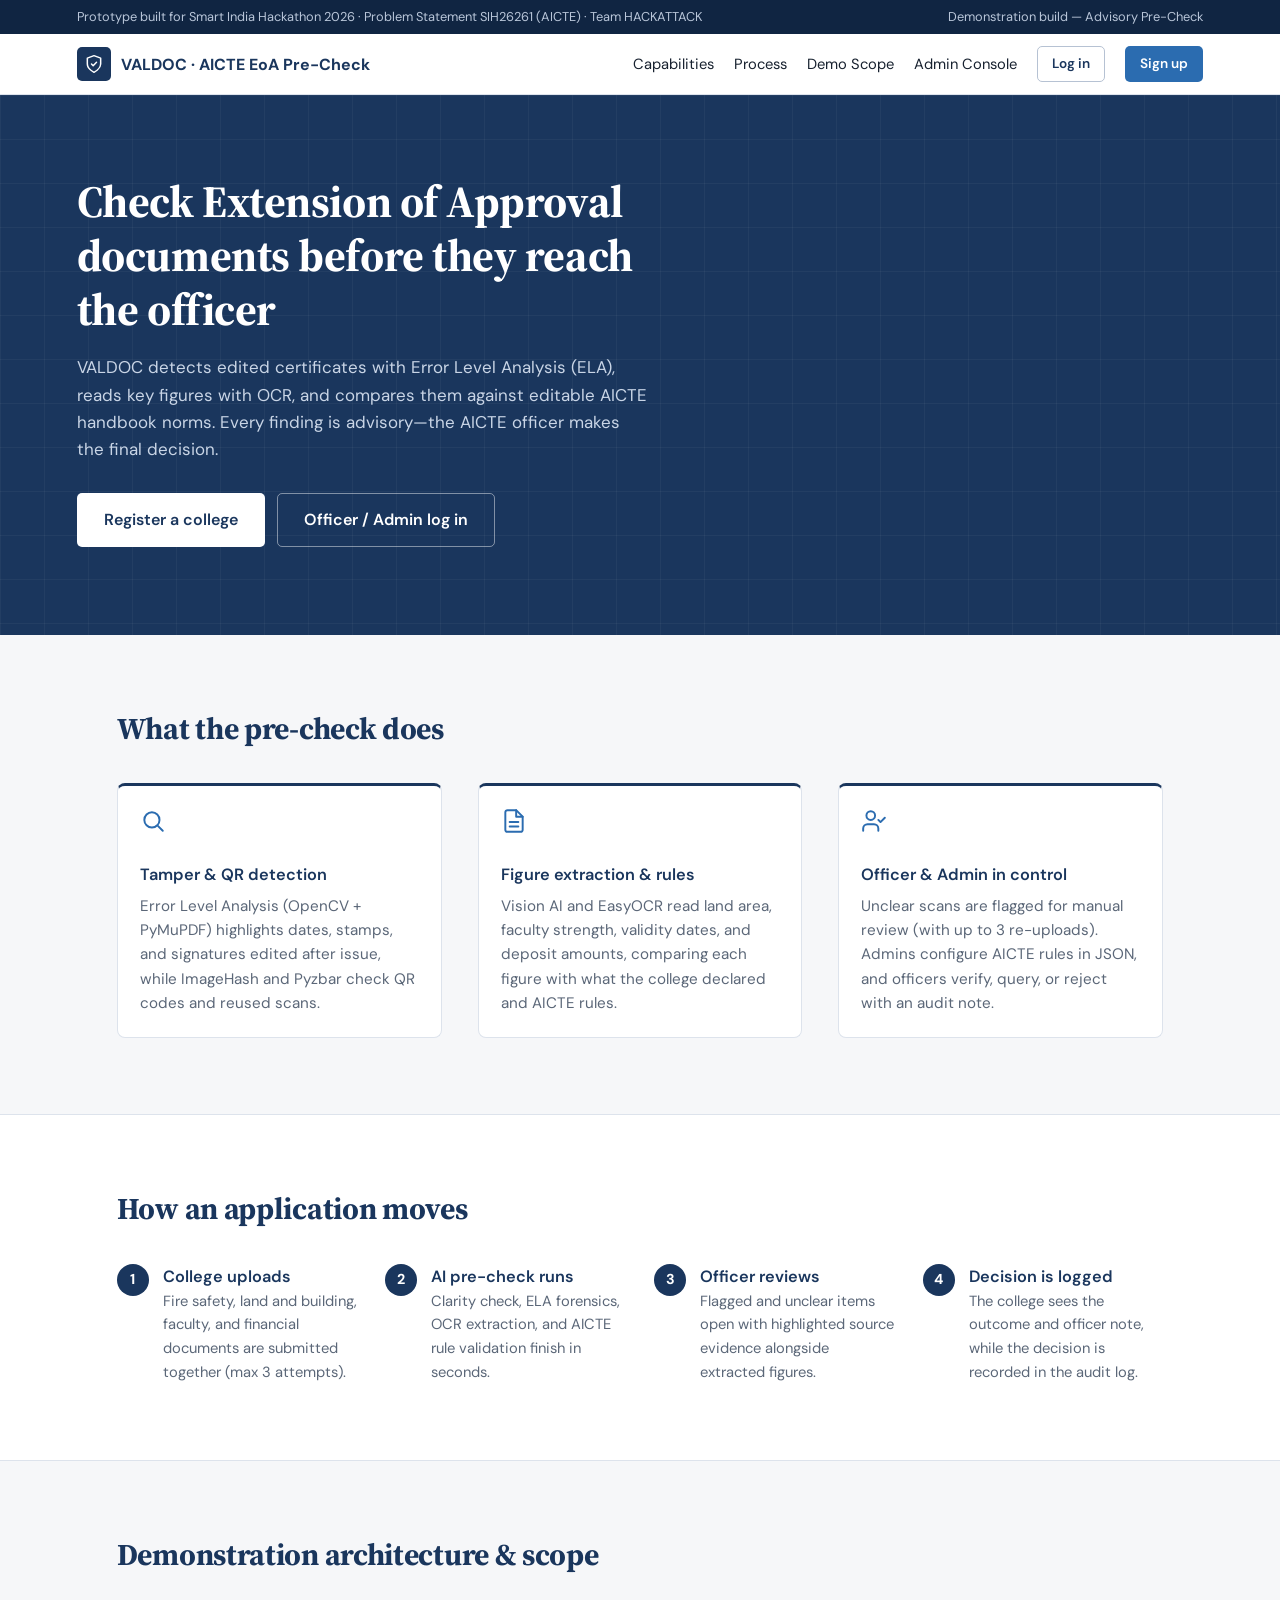
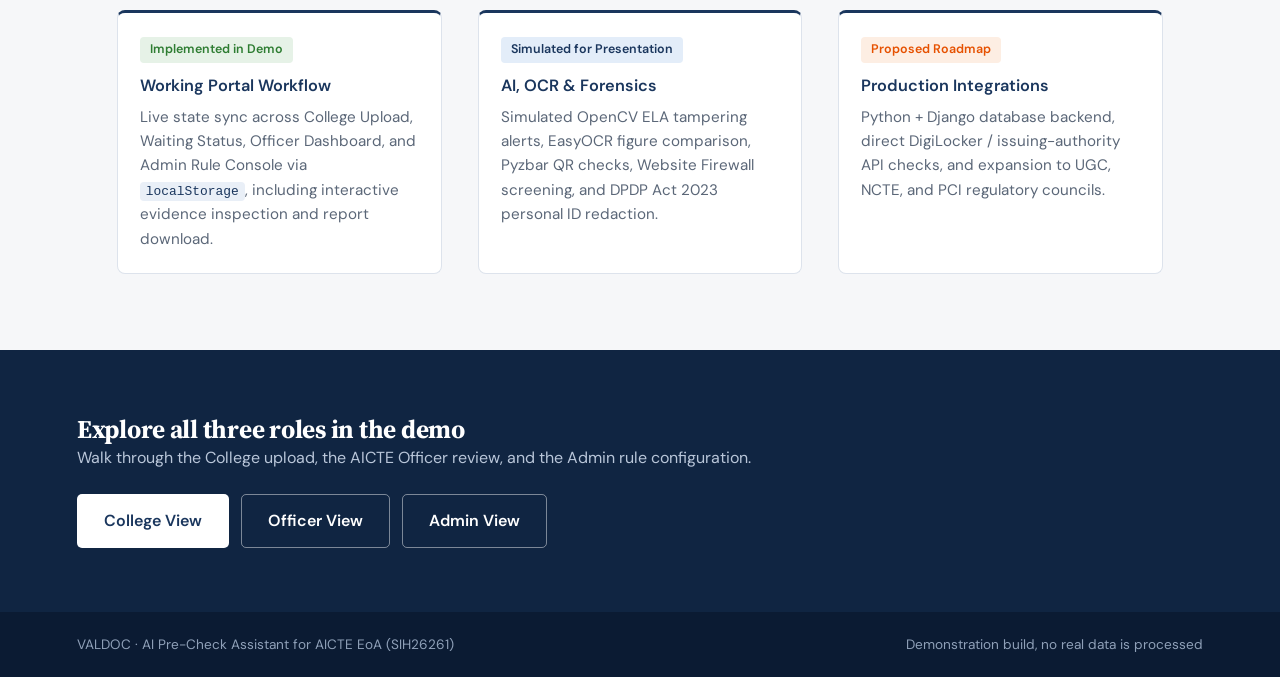
<file: index.html>
<!DOCTYPE html>
<html lang="en">
<head>
  <meta charset="UTF-8">
  <meta name="viewport" content="width=device-width, initial-scale=1">
  <title>VALDOC | AICTE EoA AI Pre-Check (SIH26261)</title>
  <link rel="stylesheet" href="https://fonts.googleapis.com/css2?family=DM+Sans:wght@400;500;600;700&family=Source+Serif+4:wght@600;700&display=swap">
  <link rel="stylesheet" href="style.css">
</head>
<body data-page="home">
  <div class="proto">
    <span>Prototype built for Smart India Hackathon 2026 · Problem Statement SIH26261 (AICTE) · Team HACKATTACK</span>
    <span>Demonstration build — Advisory Pre-Check</span>
  </div>

  <header class="nav">
    <a class="logo" href="index.html">
      <span class="mark">
        <svg class="ic" viewBox="0 0 24 24" fill="none" stroke="currentColor" stroke-width="1.8" stroke-linecap="round" stroke-linejoin="round" aria-hidden="true">
          <path d="M12 22s8-4 8-10V5l-8-3-8 3v7c0 6 8 10 8 10z"/>
          <path d="M9 12l2 2 4-4"/>
        </svg>
      </span>
      <span>VALDOC · AICTE EoA Pre-Check</span>
    </a>
    <nav>
      <a href="index.html#capabilities">Capabilities</a>
      <a href="index.html#process">Process</a>
      <a href="index.html#scope">Demo Scope</a>
      <a href="admin.html">Admin Console</a>
      <a class="btn btn-line btn-sm" href="login.html">Log in</a>
      <a class="btn btn-solid btn-sm" href="signup.html">Sign up</a>
    </nav>
  </header>

  <section class="hero">
    <div>
      <h1>Check Extension of Approval documents before they reach the officer</h1>
      <p>VALDOC detects edited certificates with Error Level Analysis (ELA), reads key figures with OCR, and compares them against editable AICTE handbook norms. Every finding is advisory—the AICTE officer makes the final decision.</p>
      <div class="hero-actions">
        <a class="btn btn-light btn-lg" href="signup.html">Register a college</a>
        <a class="btn btn-ghost btn-lg" href="login.html">Officer / Admin log in</a>
      </div>
    </div>

    
  </section>

  <section id="capabilities" class="band">
    <h2>What the pre-check does</h2>
    <div class="caps">
      <div class="scope-box"> 
        <svg class="ic" viewBox="0 0 24 24" fill="none" stroke="currentColor" stroke-width="1.8" stroke-linecap="round" stroke-linejoin="round" aria-hidden="true">
          <circle cx="11" cy="11" r="7"/>
          <path d="M21 21l-4.3-4.3"/>
        </svg>
        <h3>Tamper &amp; QR detection</h3>
        <p>Error Level Analysis (OpenCV + PyMuPDF) highlights dates, stamps, and signatures edited after issue, while ImageHash and Pyzbar check QR codes and reused scans.</p>
      </div>
      <div class="scope-box">
        <svg class="ic" viewBox="0 0 24 24" fill="none" stroke="currentColor" stroke-width="1.8" stroke-linecap="round" stroke-linejoin="round" aria-hidden="true">
          <path d="M14 2H6a2 2 0 0 0-2 2v16a2 2 0 0 0 2 2h12a2 2 0 0 0 2-2V8z"/>
          <path d="M14 2v6h6M8 13h8M8 17h8"/>
        </svg>
        <h3>Figure extraction &amp; rules</h3>
        <p>Vision AI and EasyOCR read land area, faculty strength, validity dates, and deposit amounts, comparing each figure with what the college declared and AICTE rules.</p>
      </div>
      <div class="scope-box">
        <svg class="ic" viewBox="0 0 24 24" fill="none" stroke="currentColor" stroke-width="1.8" stroke-linecap="round" stroke-linejoin="round" aria-hidden="true">
          <path d="M16 21v-2a4 4 0 0 0-4-4H6a4 4 0 0 0-4 4v2"/>
          <circle cx="9" cy="7" r="4"/>
          <path d="M16 11l2 2 4-4"/>
        </svg>
        <h3>Officer &amp; Admin in control</h3>
        <p>Unclear scans are flagged for manual review (with up to 3 re-uploads). Admins configure AICTE rules in JSON, and officers verify, query, or reject with an audit note.</p>
      </div>
    </div>
  </section>

  <div class="flow-wrap">
    <section id="process" class="band">
      <h2>How an application moves</h2>
      <ol class="flow">
        <li>
          <h3>College uploads</h3>
          <p>Fire safety, land and building, faculty, and financial documents are submitted together (max 3 attempts).</p>
        </li>
        <li>
          <h3>AI pre-check runs</h3>
          <p>Clarity check, ELA forensics, OCR extraction, and AICTE rule validation finish in seconds.</p>
        </li>
        <li>
          <h3>Officer reviews</h3>
          <p>Flagged and unclear items open with highlighted source evidence alongside extracted figures.</p>
        </li>
        <li>
          <h3>Decision is logged</h3>
          <p>The college sees the outcome and officer note, while the decision is recorded in the audit log.</p>
        </li>
      </ol>
    </section>
  </div>

  <section id="scope" class="band">
    <h2>Demonstration architecture &amp; scope</h2>
    <div class="caps">
      <div class="scope-box">
        <span class="badge b-ok">Implemented in Demo</span>
        <h3>Working Portal Workflow</h3>
        <p>Live state sync across College Upload, Waiting Status, Officer Dashboard, and Admin Rule Console via <code>localStorage</code>, including interactive evidence inspection and report download.</p>
      </div>
      <div class="scope-box">
        <span class="badge b-info">Simulated for Presentation</span>
        <h3>AI, OCR &amp; Forensics</h3>
        <p>Simulated OpenCV ELA tampering alerts, EasyOCR figure comparison, Pyzbar QR checks, Website Firewall screening, and DPDP Act 2023 personal ID redaction.</p>
      </div>
      <div class="scope-box">
        <span class="badge b-warn">Proposed Roadmap</span>
        <h3>Production Integrations</h3>
        <p>Python + Django database backend, direct DigiLocker / issuing-authority API checks, and expansion to UGC, NCTE, and PCI regulatory councils.</p>
      </div>
    </div>
  </section>

  <section class="closing">
    <div>
      <h2>Explore all three roles in the demo</h2>
      <p>Walk through the College upload, the AICTE Officer review, and the Admin rule configuration.</p>
    </div>
    <div class="hero-actions" style="margin-top:0">
      <a class="btn btn-light btn-lg" href="upload.html">College View</a>
      <a class="btn btn-ghost btn-lg" href="officer_dashboard.html">Officer View</a>
      <a class="btn btn-ghost btn-lg" href="admin.html">Admin View</a>
    </div>
  </section>

  <footer class="footer">
    <span>VALDOC · AI Pre-Check Assistant for AICTE EoA (SIH26261)</span>
    <span>Demonstration build, no real data is processed</span>
  </footer>

  <div id="toast" class="toast"></div>
  <script src="script.js"></script>
</body>
</html>
</file>
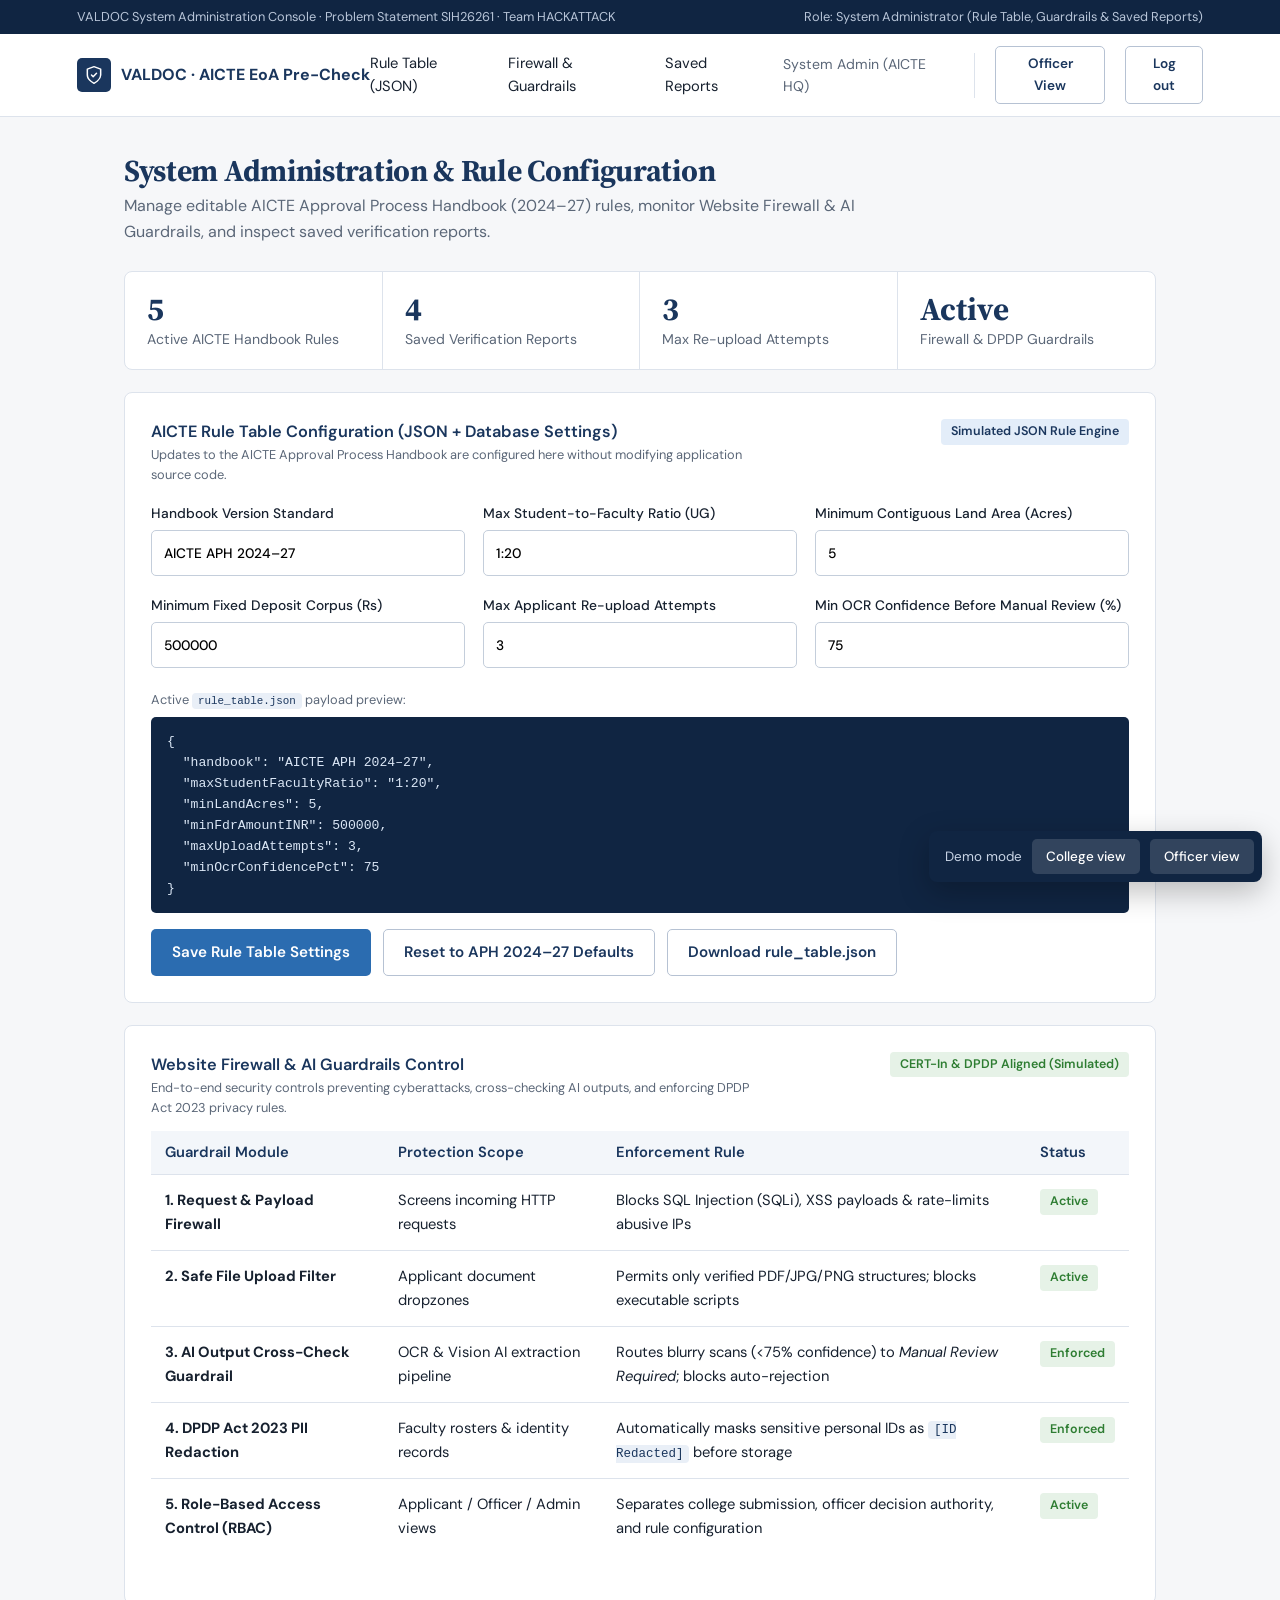
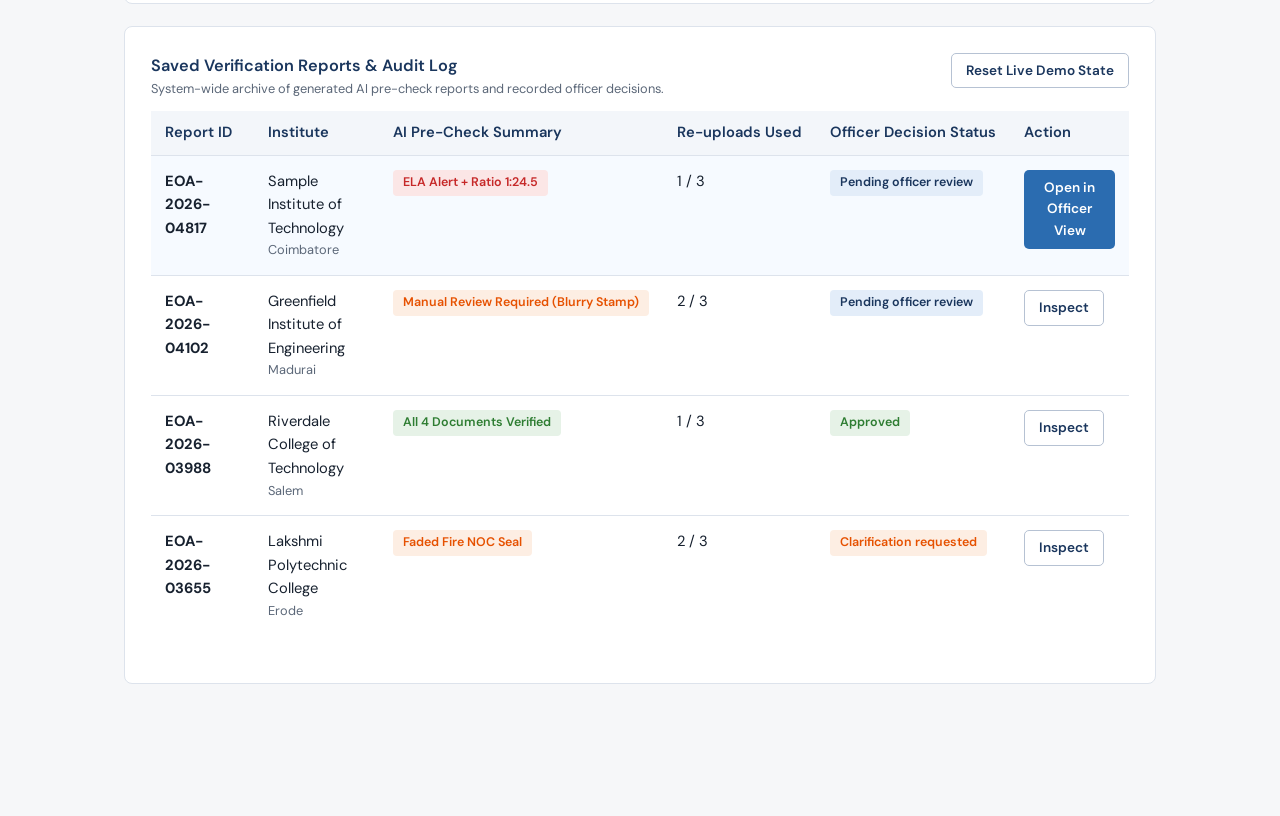
<file: admin.html>
<!DOCTYPE html>
<html lang="en">
<head>
  <meta charset="UTF-8">
  <meta name="viewport" content="width=device-width, initial-scale=1">
  <title>Admin Console | VALDOC AICTE EoA Pre-Check</title>
  <link rel="stylesheet" href="https://fonts.googleapis.com/css2?family=DM+Sans:wght@400;500;600;700&family=Source+Serif+4:wght@600;700&display=swap">
  <link rel="stylesheet" href="style.css">
</head>
<body data-page="admin">
  <div class="proto">
    <span>VALDOC System Administration Console · Problem Statement SIH26261 · Team HACKATTACK</span>
    <span>Role: System Administrator (Rule Table, Guardrails &amp; Saved Reports)</span>
  </div>

  <header class="nav">
    <a class="logo" href="index.html">
      <span class="mark">
        <svg class="ic" viewBox="0 0 24 24" fill="none" stroke="currentColor" stroke-width="1.8" stroke-linecap="round" stroke-linejoin="round" aria-hidden="true">
          <path d="M12 22s8-4 8-10V5l-8-3-8 3v7c0 6 8 10 8 10z"/>
          <path d="M9 12l2 2 4-4"/>
        </svg>
      </span>
      <span>VALDOC · AICTE EoA Pre-Check</span>
    </a>
    <nav>
      <a href="#ruleSection">Rule Table (JSON)</a>
      <a href="#firewallSection">Firewall &amp; Guardrails</a>
      <a href="#reportsSection">Saved Reports</a>
      <span class="who">System Admin (AICTE HQ)</span>
      <a class="btn btn-line btn-sm" href="officer_dashboard.html">Officer View</a>
      <a class="btn btn-line btn-sm" href="index.html">Log out</a>
    </nav>
  </header>

  <main class="page">
    <div class="head">
      <h1>System Administration &amp; Rule Configuration</h1>
      <p>Manage editable AICTE Approval Process Handbook (2024–27) rules, monitor Website Firewall &amp; AI Guardrails, and inspect saved verification reports.</p>
    </div>

    <div class="figures">
      <div><b id="admRuleCount">5</b>Active AICTE Handbook Rules</div>
      <div><b>4</b>Saved Verification Reports</div>
      <div><b id="admMaxAttempts">3</b>Max Re-upload Attempts</div>
      <div><b>Active</b>Firewall &amp; DPDP Guardrails</div>
    </div>

    <section id="ruleSection" class="panel">
      <div class="panel-head">
        <div>
          <h3>AICTE Rule Table Configuration (JSON + Database Settings)</h3>
          <p class="sub">Updates to the AICTE Approval Process Handbook are configured here without modifying application source code.</p>
        </div>
        <span class="badge b-info">Simulated JSON Rule Engine</span>
      </div>

      <form id="adminRuleForm">
        <div class="fields">
          <label>
            Handbook Version Standard
            <input id="cfgHandbook" type="text" value="AICTE APH 2024–27">
          </label>
          <label>
            Max Student-to-Faculty Ratio (UG)
            <input id="cfgRatio" type="text" value="1:20">
          </label>
          <label>
            Minimum Contiguous Land Area (Acres)
            <input id="cfgLand" type="number" step="0.1" value="5.0">
          </label>
          <label>
            Minimum Fixed Deposit Corpus (Rs)
            <input id="cfgFdr" type="number" step="50000" value="500000">
          </label>
          <label>
            Max Applicant Re-upload Attempts
            <input id="cfgAttempts" type="number" min="1" max="5" value="3">
          </label>
          <label>
            Min OCR Confidence Before Manual Review (%)
            <input id="cfgOcrConf" type="number" min="50" max="95" value="75">
          </label>
        </div>

        <div class="json-preview-wrap">
          <span class="sub">Active <code>rule_table.json</code> payload preview:</span>
          <pre id="jsonPreview" class="json-preview"></pre>
        </div>

        <div class="actions" style="margin-top:16px">
          <button type="submit" class="btn btn-solid">Save Rule Table Settings</button>
          <button type="button" id="resetRulesBtn" class="btn btn-line">Reset to APH 2024–27 Defaults</button>
          <button type="button" id="exportJsonBtn" class="btn btn-line">Download rule_table.json</button>
        </div>
      </form>
    </section>

    <section id="firewallSection" class="panel">
      <div class="panel-head">
        <div>
          <h3>Website Firewall &amp; AI Guardrails Control</h3>
          <p class="sub">End-to-end security controls preventing cyberattacks, cross-checking AI outputs, and enforcing DPDP Act 2023 privacy rules.</p>
        </div>
        <span class="badge b-ok">CERT-In &amp; DPDP Aligned (Simulated)</span>
      </div>

      <div class="table-wrap">
        <table>
          <thead>
            <tr>
              <th>Guardrail Module</th>
              <th>Protection Scope</th>
              <th>Enforcement Rule</th>
              <th>Status</th>
            </tr>
          </thead>
          <tbody>
            <tr>
              <td><strong>1. Request &amp; Payload Firewall</strong></td>
              <td>Screens incoming HTTP requests</td>
              <td>Blocks SQL Injection (SQLi), XSS payloads &amp; rate-limits abusive IPs</td>
              <td><span class="badge b-ok">Active</span></td>
            </tr>
            <tr>
              <td><strong>2. Safe File Upload Filter</strong></td>
              <td>Applicant document dropzones</td>
              <td>Permits only verified PDF/JPG/PNG structures; blocks executable scripts</td>
              <td><span class="badge b-ok">Active</span></td>
            </tr>
            <tr>
              <td><strong>3. AI Output Cross-Check Guardrail</strong></td>
              <td>OCR &amp; Vision AI extraction pipeline</td>
              <td>Routes blurry scans (&lt;75% confidence) to <em>Manual Review Required</em>; blocks auto-rejection</td>
              <td><span class="badge b-ok">Enforced</span></td>
            </tr>
            <tr>
              <td><strong>4. DPDP Act 2023 PII Redaction</strong></td>
              <td>Faculty rosters &amp; identity records</td>
              <td>Automatically masks sensitive personal IDs as <code>[ID Redacted]</code> before storage</td>
              <td><span class="badge b-ok">Enforced</span></td>
            </tr>
            <tr>
              <td><strong>5. Role-Based Access Control (RBAC)</strong></td>
              <td>Applicant / Officer / Admin views</td>
              <td>Separates college submission, officer decision authority, and rule configuration</td>
              <td><span class="badge b-ok">Active</span></td>
            </tr>
          </tbody>
        </table>
      </div>
    </section>

    <section id="reportsSection" class="panel">
      <div class="panel-head">
        <div>
          <h3>Saved Verification Reports &amp; Audit Log</h3>
          <p class="sub">System-wide archive of generated AI pre-check reports and recorded officer decisions.</p>
        </div>
        <button type="button" id="clearDemoStateBtn" class="btn btn-line btn-sm">Reset Live Demo State</button>
      </div>

      <div class="table-wrap">
        <table>
          <thead>
            <tr>
              <th>Report ID</th>
              <th>Institute</th>
              <th>AI Pre-Check Summary</th>
              <th>Re-uploads Used</th>
              <th>Officer Decision Status</th>
              <th>Action</th>
            </tr>
          </thead>
          <tbody>
            <tr class="hl">
              <td><strong>EOA-2026-04817</strong></td>
              <td>Sample Institute of Technology<div class="sub">Coimbatore</div></td>
              <td><span class="badge b-bad">ELA Alert + Ratio 1:24.5</span></td>
              <td id="admLiveAttempts">1 / 3</td>
              <td><span id="admLiveStatus" class="badge b-info">Pending officer review</span></td>
              <td><a class="btn btn-solid btn-sm" href="officer_dashboard.html#review">Open in Officer View</a></td>
            </tr>
            <tr>
              <td><strong>EOA-2026-04102</strong></td>
              <td>Greenfield Institute of Engineering<div class="sub">Madurai</div></td>
              <td><span class="badge b-warn">Manual Review Required (Blurry Stamp)</span></td>
              <td>2 / 3</td>
              <td><span class="badge b-info">Pending officer review</span></td>
              <td><a class="btn btn-line btn-sm" href="officer_dashboard.html#review">Inspect</a></td>
            </tr>
            <tr>
              <td><strong>EOA-2026-03988</strong></td>
              <td>Riverdale College of Technology<div class="sub">Salem</div></td>
              <td><span class="badge b-ok">All 4 Documents Verified</span></td>
              <td>1 / 3</td>
              <td><span class="badge b-ok">Approved</span></td>
              <td><a class="btn btn-line btn-sm" href="officer_dashboard.html#review">Inspect</a></td>
            </tr>
            <tr>
              <td><strong>EOA-2026-03655</strong></td>
              <td>Lakshmi Polytechnic College<div class="sub">Erode</div></td>
              <td><span class="badge b-warn">Faded Fire NOC Seal</span></td>
              <td>2 / 3</td>
              <td><span class="badge b-warn">Clarification requested</span></td>
              <td><a class="btn btn-line btn-sm" href="officer_dashboard.html#review">Inspect</a></td>
            </tr>
          </tbody>
        </table>
      </div>
    </section>
  </main>

  <div class="demo">
    <span>Demo mode</span>
    <a href="upload.html">College view</a>
    <a href="officer_dashboard.html">Officer view</a>
  </div>

  <div id="toast" class="toast"></div>
  <script src="script.js"></script>
</body>
</html>
</file>
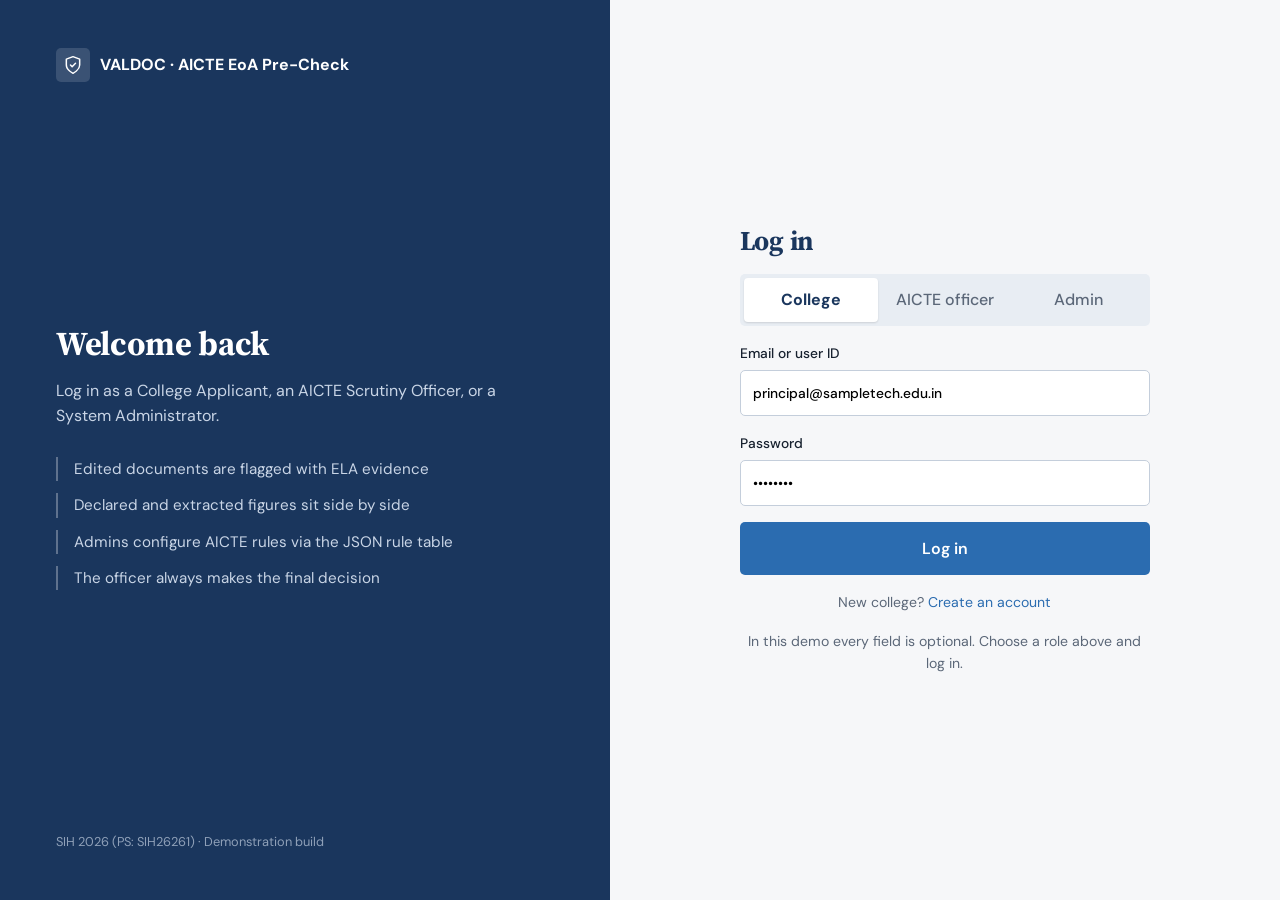
<file: login.html>
<!DOCTYPE html>
<html lang="en">
<head>
  <meta charset="UTF-8">
  <meta name="viewport" content="width=device-width, initial-scale=1">
  <title>Log in | VALDOC AICTE EoA Pre-Check</title>
  <link rel="stylesheet" href="https://fonts.googleapis.com/css2?family=DM+Sans:wght@400;500;600;700&family=Source+Serif+4:wght@600;700&display=swap">
  <link rel="stylesheet" href="style.css">
</head>
<body data-page="login">
  <div class="auth">
    <aside class="auth-side">
      <a class="logo light" href="index.html">
        <span class="mark">
          <svg class="ic" viewBox="0 0 24 24" fill="none" stroke="currentColor" stroke-width="1.8" stroke-linecap="round" stroke-linejoin="round" aria-hidden="true">
            <path d="M12 22s8-4 8-10V5l-8-3-8 3v7c0 6 8 10 8 10z"/>
            <path d="M9 12l2 2 4-4"/>
          </svg>
        </span>
        <span>VALDOC · AICTE EoA Pre-Check</span>
      </a>
      <div>
        <h2>Welcome back</h2>
        <p>Log in as a College Applicant, an AICTE Scrutiny Officer, or a System Administrator.</p>
        <ul>
          <li>Edited documents are flagged with ELA evidence</li>
          <li>Declared and extracted figures sit side by side</li>
          <li>Admins configure AICTE rules via the JSON rule table</li>
          <li>The officer always makes the final decision</li>
        </ul>
      </div>
      <span class="sub" style="color:#8fa0b8">SIH 2026 (PS: SIH26261) · Demonstration build</span>
    </aside>

    <main class="auth-box">
      <form id="loginForm" class="form">
        <h2>Log in</h2>
        <div class="seg">
          <button type="button" class="active" data-role="college">College</button>
          <button type="button" data-role="officer">AICTE officer</button>
          <button type="button" data-role="admin">Admin</button>
        </div>
        <label>
          Email or user ID
          <input id="loginEmail" type="text" placeholder="admin@college.edu" value="principal@sampletech.edu.in">
        </label>
        <label>
          Password
          <input type="password" placeholder="Enter your password" value="demo2026">
        </label>
        <button class="btn btn-solid btn-lg btn-block" type="submit">Log in</button>
        <p class="small">New college? <a href="signup.html">Create an account</a></p>
        <p class="small">In this demo every field is optional. Choose a role above and log in.</p>
      </form>
    </main>
  </div>

  <div id="toast" class="toast"></div>
  <script src="script.js"></script>
</body>
</html>
</file>
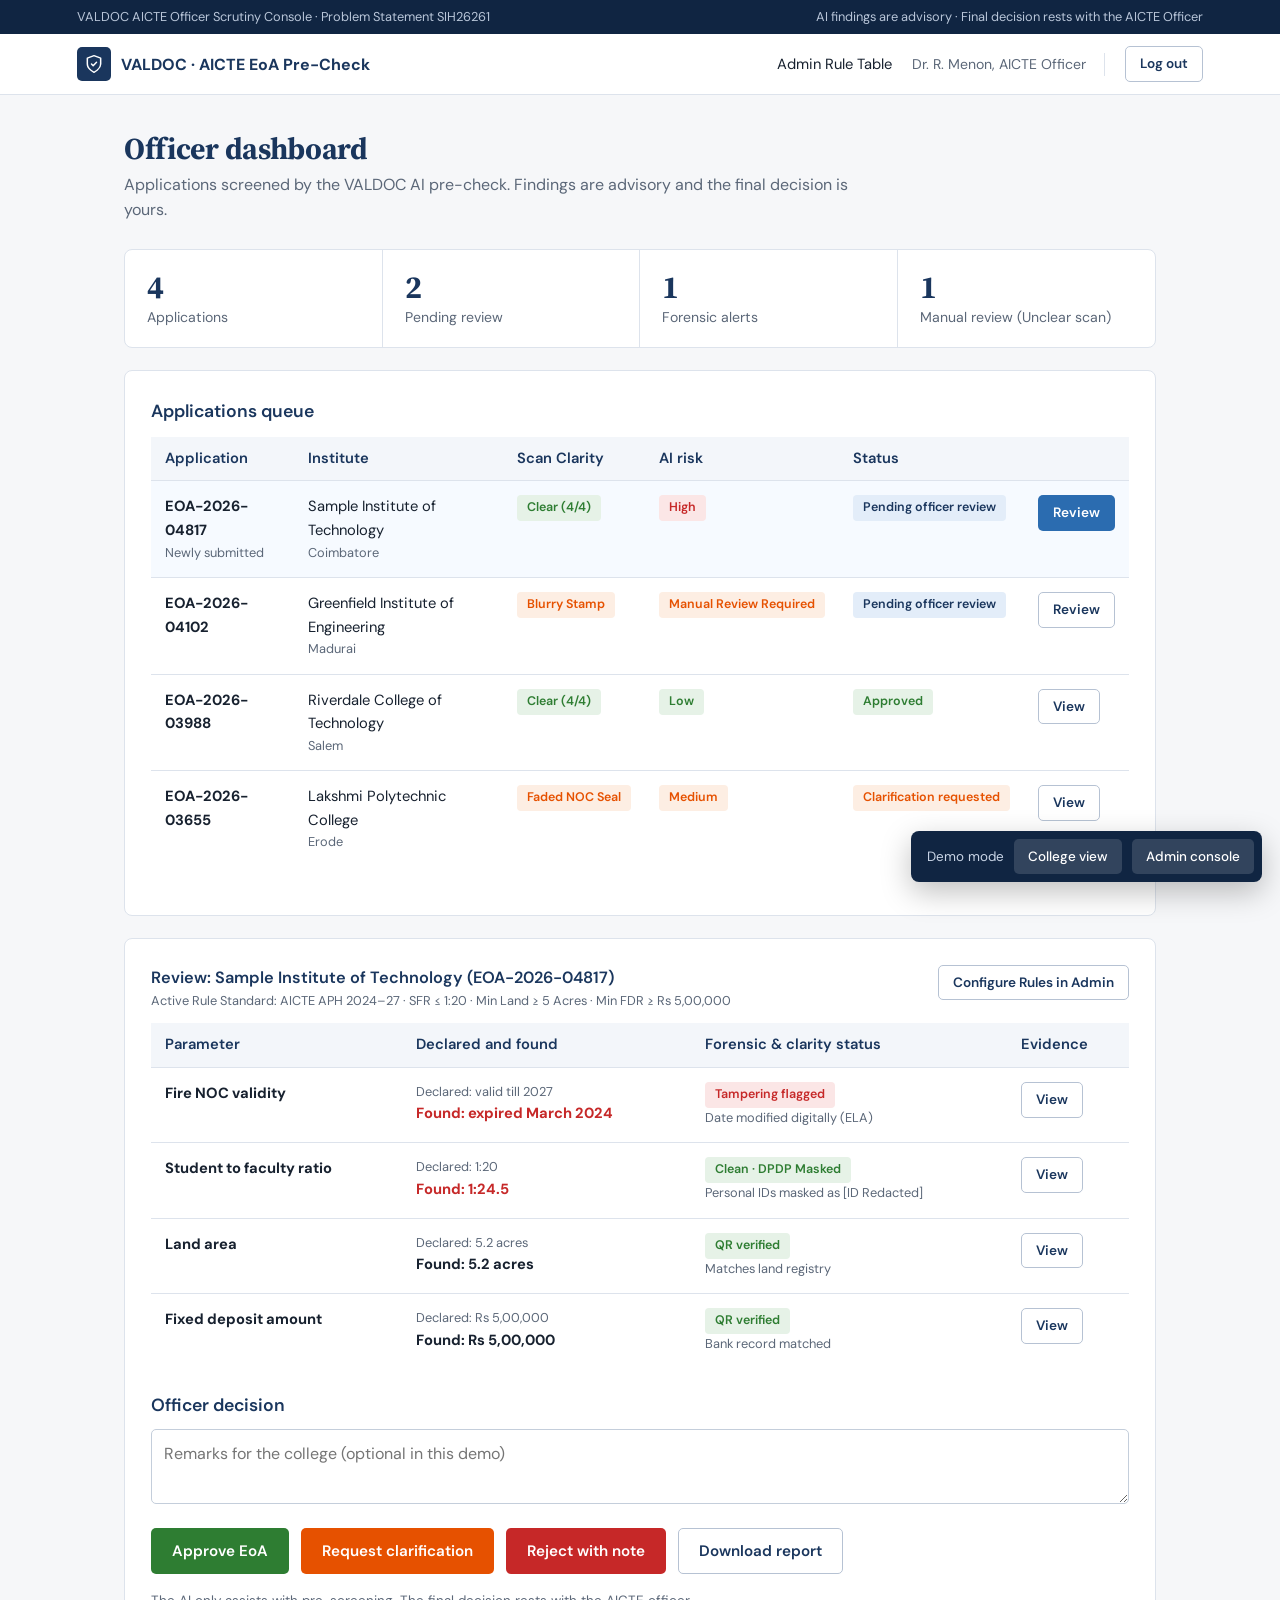
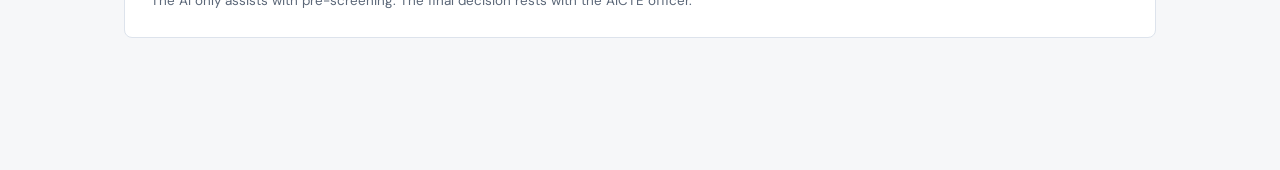
<file: officer_dashboard.html>
<!DOCTYPE html>
<html lang="en">
<head>
  <meta charset="UTF-8">
  <meta name="viewport" content="width=device-width, initial-scale=1">
  <title>Officer dashboard | VALDOC AICTE EoA Pre-Check</title>
  <link rel="stylesheet" href="https://fonts.googleapis.com/css2?family=DM+Sans:wght@400;500;600;700&family=Source+Serif+4:wght@600;700&display=swap">
  <link rel="stylesheet" href="style.css">
</head>
<body data-page="officer">
  <div class="proto">
    <span>VALDOC AICTE Officer Scrutiny Console · Problem Statement SIH26261</span>
    <span>AI findings are advisory · Final decision rests with the AICTE Officer</span>
  </div>

  <header class="nav">
    <a class="logo" href="index.html">
      <span class="mark">
        <svg class="ic" viewBox="0 0 24 24" fill="none" stroke="currentColor" stroke-width="1.8" stroke-linecap="round" stroke-linejoin="round" aria-hidden="true">
          <path d="M12 22s8-4 8-10V5l-8-3-8 3v7c0 6 8 10 8 10z"/>
          <path d="M9 12l2 2 4-4"/>
        </svg>
      </span>
      <span>VALDOC · AICTE EoA Pre-Check</span>
    </a>
    <nav>
      <a href="admin.html">Admin Rule Table</a>
      <span class="who">Dr. R. Menon, AICTE Officer</span>
      <a class="btn btn-line btn-sm" href="index.html">Log out</a>
    </nav>
  </header>

  <main class="page">
    <div class="head">
      <h1>Officer dashboard</h1>
      <p>Applications screened by the VALDOC AI pre-check. Findings are advisory and the final decision is yours.</p>
    </div>

    <div class="figures">
      <div><b>4</b>Applications</div>
      <div><b>2</b>Pending review</div>
      <div><b>1</b>Forensic alerts</div>
      <div><b>1</b>Manual review (Unclear scan)</div>
    </div>

    <section class="panel">
      <h3>Applications queue</h3>
      <div class="table-wrap">
        <table>
          <thead>
            <tr>
              <th>Application</th>
              <th>Institute</th>
              <th>Scan Clarity</th>
              <th>AI risk</th>
              <th>Status</th>
              <th></th>
            </tr>
          </thead>
          <tbody>
            <tr class="hl" data-row="04817">
              <td><strong>EOA-2026-04817</strong><div class="sub">Newly submitted</div></td>
              <td>Sample Institute of Technology<div class="sub">Coimbatore</div></td>
              <td><span class="badge b-ok">Clear (4/4)</span></td>
              <td><span class="badge b-bad">High</span></td>
              <td><span id="myStatus" class="badge b-info">Pending officer review</span></td>
              <td><a class="btn btn-solid btn-sm" href="#review" data-select-app="04817">Review</a></td>
            </tr>
            <tr data-row="04102">
              <td><strong>EOA-2026-04102</strong></td>
              <td>Greenfield Institute of Engineering<div class="sub">Madurai</div></td>
              <td><span class="badge b-warn">Blurry Stamp</span></td>
              <td><span class="badge b-warn">Manual Review Required</span></td>
              <td><span class="badge b-info">Pending officer review</span></td>
              <td><a class="btn btn-line btn-sm" href="#review" data-select-app="04102">Review</a></td>
            </tr>
            <tr data-row="03988">
              <td><strong>EOA-2026-03988</strong></td>
              <td>Riverdale College of Technology<div class="sub">Salem</div></td>
              <td><span class="badge b-ok">Clear (4/4)</span></td>
              <td><span class="badge b-ok">Low</span></td>
              <td><span class="badge b-ok">Approved</span></td>
              <td><a class="btn btn-line btn-sm" href="#review" data-select-app="03988">View</a></td>
            </tr>
            <tr data-row="03655">
              <td><strong>EOA-2026-03655</strong></td>
              <td>Lakshmi Polytechnic College<div class="sub">Erode</div></td>
              <td><span class="badge b-warn">Faded NOC Seal</span></td>
              <td><span class="badge b-warn">Medium</span></td>
              <td><span class="badge b-warn">Clarification requested</span></td>
              <td><a class="btn btn-line btn-sm" href="#review" data-select-app="03655">View</a></td>
            </tr>
          </tbody>
        </table>
      </div>
    </section>

    <section id="review" class="panel">
      <div class="panel-head">
        <div>
          <h3 id="reviewTitle">Review: Sample Institute of Technology (EOA-2026-04817)</h3>
          <p id="reviewSub" class="sub">Active Rule Standard: <span id="activeRuleText">SFR ≤ 1:20 · Min Land ≥ 5.0 Acres · Min FDR ≥ Rs 5,00,000</span></p>
        </div>
        <a class="btn btn-line btn-sm" href="admin.html">Configure Rules in Admin</a>
      </div>

      <div class="table-wrap">
        <table>
          <thead>
            <tr>
              <th>Parameter</th>
              <th>Declared and found</th>
              <th>Forensic &amp; clarity status</th>
              <th>Evidence</th>
            </tr>
          </thead>
          <tbody>
            <tr>
              <td><strong>Fire NOC validity</strong></td>
              <td>
                <div class="sub">Declared: valid till 2027</div>
                <strong class="bad">Found: expired March 2024</strong>
              </td>
              <td>
                <span class="badge b-bad">Tampering flagged</span>
                <div class="sub">Date modified digitally (ELA)</div>
              </td>
              <td>
                <button class="btn btn-line btn-sm"
                  data-doc-title="Fire Safety Certificate — Error Level Analysis"
                  data-doc-declared="Valid till 31-12-2027"
                  data-doc-extracted="Expired 31-03-2024 (ELA compression alert)"
                  data-doc-excerpt="...This Fire Safety NOC is valid from 01-04-2023 up to [31-03-2024 -> edited to 31-12-2027 (ELA Variance: 38.4%)]..."
                  data-ev="Error Level Analysis shows inconsistent compression around the expiry date digits, suggesting the year was edited after issue.">
                  View
                </button>
              </td>
            </tr>
            <tr>
              <td><strong>Student to faculty ratio</strong></td>
              <td>
                <div class="sub">Declared: 1:20</div>
                <strong class="bad">Found: 1:24.5</strong>
              </td>
              <td>
                <span class="badge b-ok">Clean · DPDP Masked</span>
                <div class="sub">Personal IDs masked as [ID Redacted]</div>
              </td>
              <td>
                <button class="btn btn-line btn-sm"
                  data-doc-title="Faculty List — EasyOCR Extraction &amp; DPDP Redaction"
                  data-doc-declared="1:20 (120 Regular Faculty)"
                  data-doc-extracted="1:24.5 (98 Faculty / 2,401 Students)"
                  data-doc-excerpt="...Row 98: Prof. M. Selvam [Personal ID: [ID Redacted per DPDP Act 2023]] — Regular Faculty count verified: 98..."
                  data-ev="EasyOCR extracted 98 regular faculty names against 2,401 enrolled students (1:24.5). This exceeds the AICTE norm of 1:20.">
                  View
                </button>
              </td>
            </tr>
            <tr>
              <td><strong>Land area</strong></td>
              <td>
                <div class="sub">Declared: 5.2 acres</div>
                <strong>Found: 5.2 acres</strong>
              </td>
              <td>
                <span class="badge b-ok">QR verified</span>
                <div class="sub">Matches land registry</div>
              </td>
              <td>
                <button class="btn btn-line btn-sm"
                  data-doc-title="Building &amp; Land Document — OCR &amp; QR Check"
                  data-doc-declared="5.2 Acres"
                  data-doc-extracted="5.20 Acres (Survey No. 48/2B)"
                  data-doc-excerpt="...Schedule A: Contiguous institutional land measuring 5.20 Acres [QR Verified: TN-REG-CBE-482B]..."
                  data-ev="OCR value matches the survey number resolved from the registry QR code.">
                  View
                </button>
              </td>
            </tr>
            <tr>
              <td><strong>Fixed deposit amount</strong></td>
              <td>
                <div class="sub">Declared: Rs 5,00,000</div>
                <strong>Found: Rs 5,00,000</strong>
              </td>
              <td>
                <span class="badge b-ok">QR verified</span>
                <div class="sub">Bank record matched</div>
              </td>
              <td>
                <button class="btn btn-line btn-sm"
                  data-doc-title="Fixed Deposit Receipt — Mandate Check"
                  data-doc-declared="Rs 5,00,000"
                  data-doc-extracted="Rs 5,00,000 (Joint AICTE Lien Active)"
                  data-doc-excerpt="...FDR No. CB-2026-88412 for Rs 5,00,000/- maturing 14-08-2031 verified via Pyzbar QR..."
                  data-ev="FDR number and maturity date match the issuing bank record (simulated).">
                  View
                </button>
              </td>
            </tr>
          </tbody>
        </table>
      </div>

      <h3 class="sec">Officer decision</h3>
      <textarea id="noteBox" rows="2" placeholder="Remarks for the college (optional in this demo)"></textarea>
      <div class="actions">
        <button class="btn btn-ok" data-decision="approved">Approve EoA</button>
        <button class="btn btn-warn" data-decision="clarify">Request clarification</button>
        <button class="btn btn-bad" data-decision="rejected">Reject with note</button>
        <button id="dlBtn" class="btn btn-line">Download report</button>
      </div>
      <p class="disclaimer">The AI only assists with pre-screening. The final decision rests with the AICTE officer.</p>
    </section>
  </main>

  <div class="demo">
    <span>Demo mode</span>
    <a href="waiting.html">College view</a>
    <a href="admin.html">Admin console</a>
  </div>

  <div id="modal" class="modal" hidden>
    <div class="modal-box">
      <button id="modalClose" class="modal-close" aria-label="Close">&times;</button>
      <h3 id="modalTitle">Evidence</h3>
      <div class="evidence-compare">
        <div class="ev-card"><span>Declared in Form</span><strong id="modalDeclared">—</strong></div>
        <div class="ev-card ev-flagged"><span>Extracted / Found</span><strong id="modalExtracted">—</strong></div>
      </div>
      <div class="doc"><i></i><i class="w80"></i><i class="mark"></i><i class="w50"></i></div>
      <blockquote id="modalExcerpt" class="source-quote"></blockquote>
      <p id="modalText" class="muted" style="margin-bottom:0"></p>
    </div>
  </div>

  <div id="toast" class="toast"></div>
  <script src="script.js"></script>
</body>
</html>
</file>
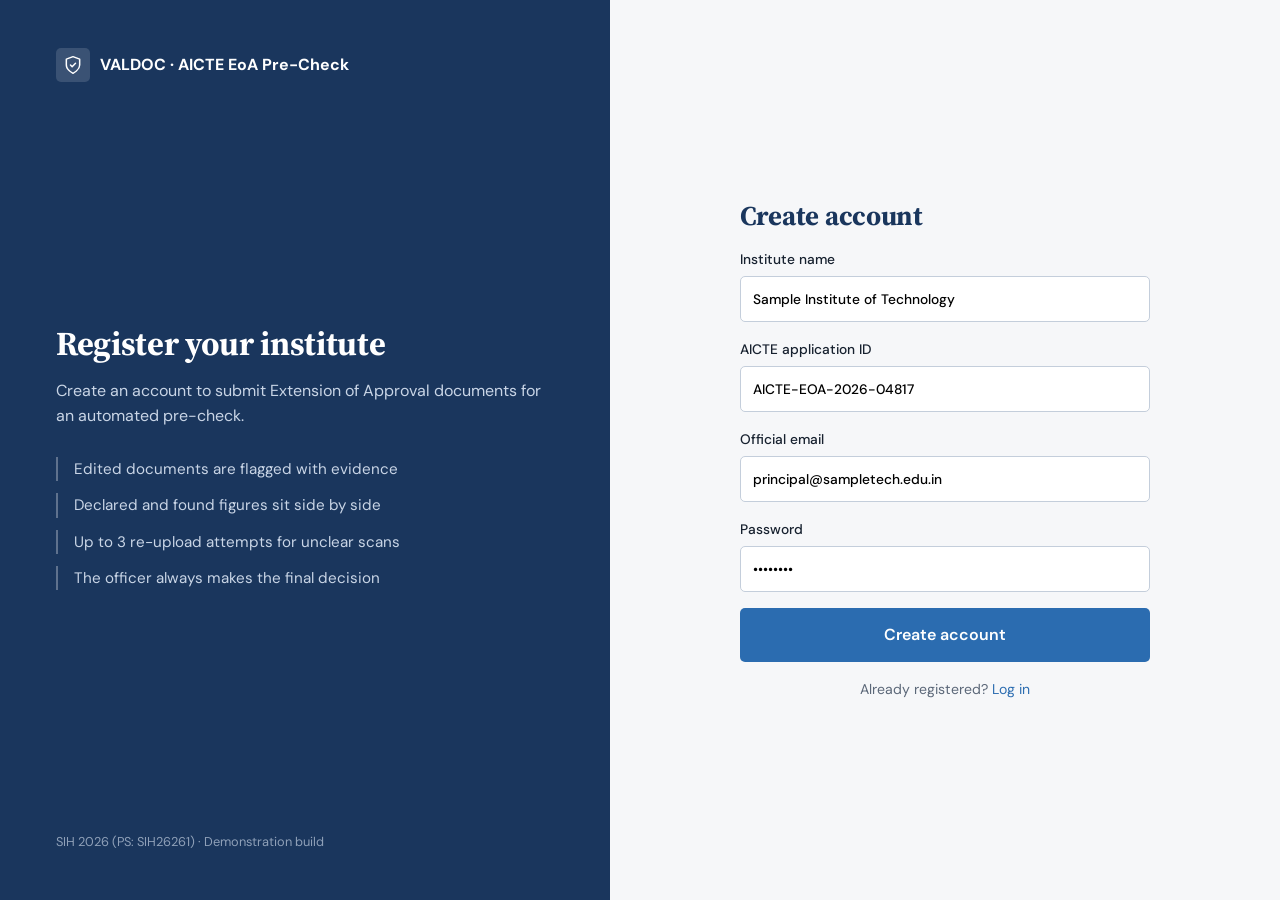
<file: signup.html>
<!DOCTYPE html>
<html lang="en">
<head>
  <meta charset="UTF-8">
  <meta name="viewport" content="width=device-width, initial-scale=1">
  <title>Create account | VALDOC AICTE EoA Pre-Check</title>
  <link rel="stylesheet" href="https://fonts.googleapis.com/css2?family=DM+Sans:wght@400;500;600;700&family=Source+Serif+4:wght@600;700&display=swap">
  <link rel="stylesheet" href="style.css">
</head>
<body data-page="signup">
  <div class="auth">
    <aside class="auth-side">
      <a class="logo light" href="index.html">
        <span class="mark">
          <svg class="ic" viewBox="0 0 24 24" fill="none" stroke="currentColor" stroke-width="1.8" stroke-linecap="round" stroke-linejoin="round" aria-hidden="true">
            <path d="M12 22s8-4 8-10V5l-8-3-8 3v7c0 6 8 10 8 10z"/>
            <path d="M9 12l2 2 4-4"/>
          </svg>
        </span>
        <span>VALDOC · AICTE EoA Pre-Check</span>
      </a>
      <div>
        <h2>Register your institute</h2>
        <p>Create an account to submit Extension of Approval documents for an automated pre-check.</p>
        <ul>
          <li>Edited documents are flagged with evidence</li>
          <li>Declared and found figures sit side by side</li>
          <li>Up to 3 re-upload attempts for unclear scans</li>
          <li>The officer always makes the final decision</li>
        </ul>
      </div>
      <span class="sub" style="color:#8fa0b8">SIH 2026 (PS: SIH26261) · Demonstration build</span>
    </aside>

    <main class="auth-box">
      <form id="signupForm" class="form">
        <h2>Create account</h2>
        <label>
          Institute name
          <input id="regInst" type="text" value="Sample Institute of Technology" placeholder="Sample Institute of Technology">
        </label>
        <label>
          AICTE application ID
          <input id="regAppId" type="text" value="AICTE-EOA-2026-04817" placeholder="AICTE-EOA-2026-04817">
        </label>
        <label>
          Official email
          <input type="email" value="principal@sampletech.edu.in" placeholder="admin@college.edu">
        </label>
        <label>
          Password
          <input type="password" value="demo2026" placeholder="Create a password">
        </label>
        <button class="btn btn-solid btn-lg btn-block" type="submit">Create account</button>
        <p class="small">Already registered? <a href="login.html">Log in</a></p>
      </form>
    </main>
  </div>

  <div id="toast" class="toast"></div>
  <script src="script.js"></script>
</body>
</html>
</file>
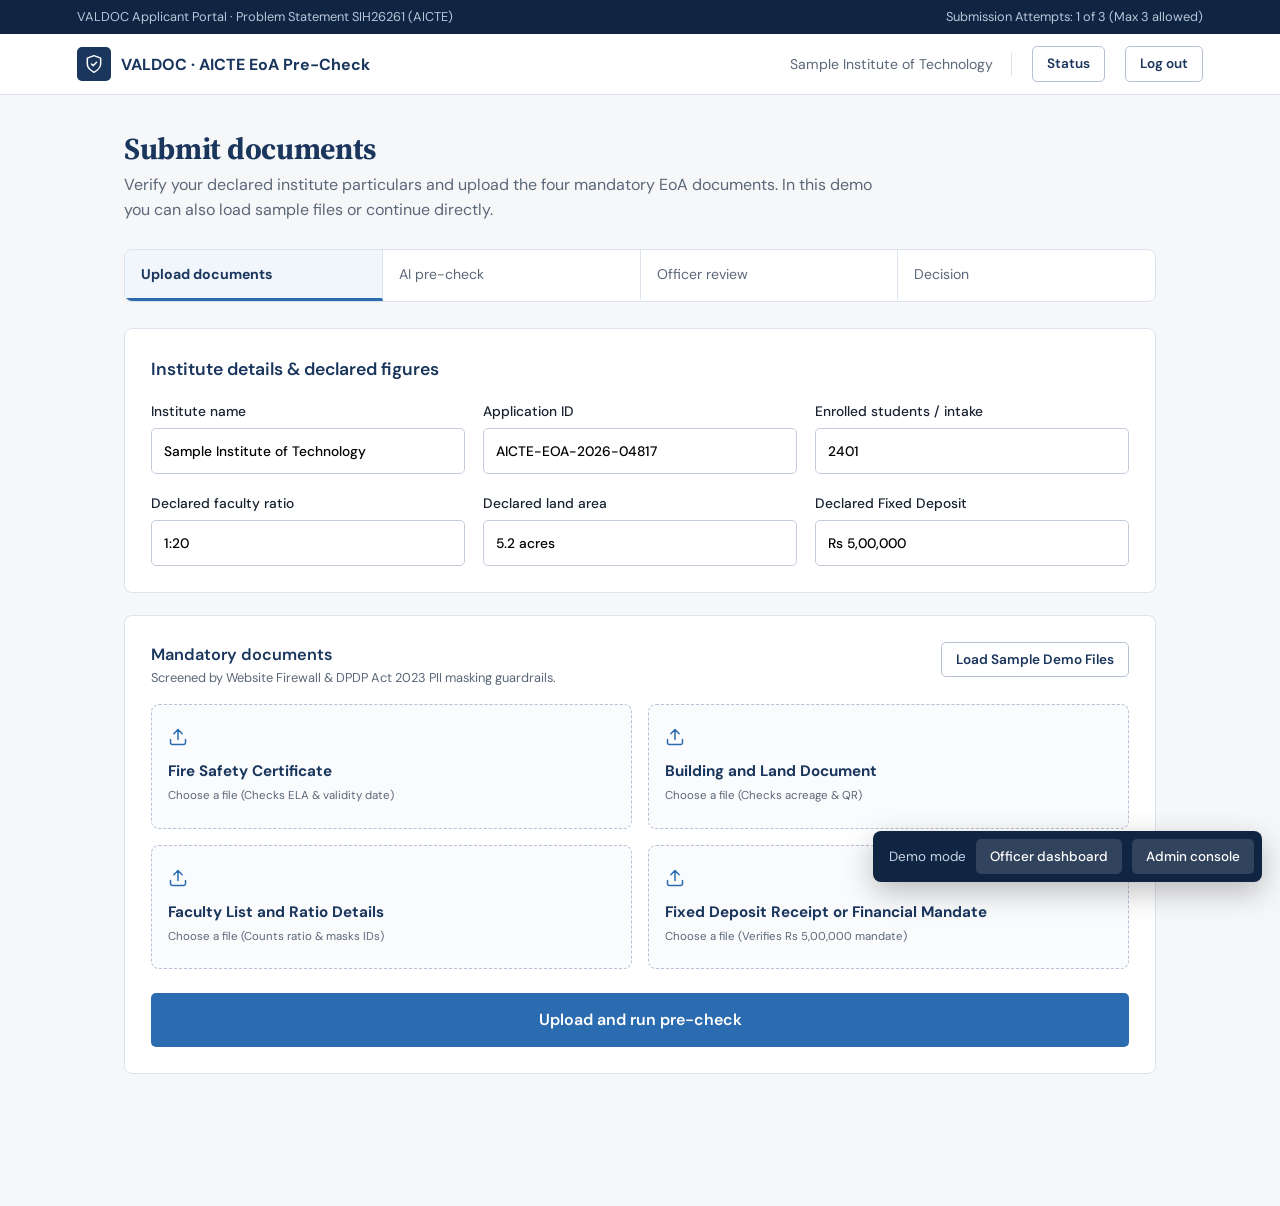
<file: upload.html>
<!DOCTYPE html>
<html lang="en">
<head>
  <meta charset="UTF-8">
  <meta name="viewport" content="width=device-width, initial-scale=1">
  <title>Submit documents | VALDOC AICTE EoA Pre-Check</title>
  <link rel="stylesheet" href="https://fonts.googleapis.com/css2?family=DM+Sans:wght@400;500;600;700&family=Source+Serif+4:wght@600;700&display=swap">
  <link rel="stylesheet" href="style.css">
</head>
<body data-page="upload">
  <div class="proto">
    <span>VALDOC Applicant Portal · Problem Statement SIH26261 (AICTE)</span>
    <span id="attemptBanner">Submission Attempts: 1 of 3 (Max 3 allowed)</span>
  </div>

  <header class="nav">
    <a class="logo" href="index.html">
      <span class="mark">
        <svg class="ic" viewBox="0 0 24 24" fill="none" stroke="currentColor" stroke-width="1.8" stroke-linecap="round" stroke-linejoin="round" aria-hidden="true">
          <path d="M12 22s8-4 8-10V5l-8-3-8 3v7c0 6 8 10 8 10z"/>
          <path d="M9 12l2 2 4-4"/>
        </svg>
      </span>
      <span>VALDOC · AICTE EoA Pre-Check</span>
    </a>
    <nav>
      <span class="who">Sample Institute of Technology</span>
      <a class="btn btn-line btn-sm" href="waiting.html">Status</a>
      <a class="btn btn-line btn-sm" href="index.html">Log out</a>
    </nav>
  </header>

  <main class="page">
    <div class="head">
      <h1>Submit documents</h1>
      <p>Verify your declared institute particulars and upload the four mandatory EoA documents. In this demo you can also load sample files or continue directly.</p>
    </div>

    <ol class="stepper">
      <li class="current">Upload documents</li>
      <li>AI pre-check</li>
      <li>Officer review</li>
      <li>Decision</li>
    </ol>

    <section class="panel">
      <h3>Institute details &amp; declared figures</h3>
      <div class="fields">
        <label>Institute name<input id="instName" type="text" value="Sample Institute of Technology"></label>
        <label>Application ID<input id="appId" type="text" value="AICTE-EOA-2026-04817"></label>
        <label>Enrolled students / intake<input type="text" value="2401"></label>
        <label>Declared faculty ratio<input type="text" value="1:20"></label>
        <label>Declared land area<input type="text" value="5.2 acres"></label>
        <label>Declared Fixed Deposit<input type="text" value="Rs 5,00,000"></label>
      </div>
    </section>

    <section class="panel">
      <div class="panel-head">
        <div>
          <h3>Mandatory documents</h3>
          <p class="sub">Screened by Website Firewall &amp; DPDP Act 2023 PII masking guardrails.</p>
        </div>
        <button id="fillSampleBtn" type="button" class="btn btn-line btn-sm">Load Sample Demo Files</button>
      </div>

      <div class="docs">
        <label class="dropzone" data-sample="Fire_Safety_NOC_2026.pdf">
          <input type="file" hidden>
          <svg class="ic" viewBox="0 0 24 24" fill="none" stroke="currentColor" stroke-width="1.8" stroke-linecap="round" stroke-linejoin="round" aria-hidden="true"><path d="M21 15v4a2 2 0 0 1-2 2H5a2 2 0 0 1-2-2v-4M17 8l-5-5-5 5M12 3v12"/></svg>
          <strong>Fire Safety Certificate</strong>
          <small>Choose a file (Checks ELA &amp; validity date)</small>
        </label>
        <label class="dropzone" data-sample="Land_Registry_Survey48.pdf">
          <input type="file" hidden>
          <svg class="ic" viewBox="0 0 24 24" fill="none" stroke="currentColor" stroke-width="1.8" stroke-linecap="round" stroke-linejoin="round" aria-hidden="true"><path d="M21 15v4a2 2 0 0 1-2 2H5a2 2 0 0 1-2-2v-4M17 8l-5-5-5 5M12 3v12"/></svg>
          <strong>Building and Land Document</strong>
          <small>Choose a file (Checks acreage &amp; QR)</small>
        </label>
        <label class="dropzone" data-sample="Faculty_List_2026.pdf">
          <input type="file" hidden>
          <svg class="ic" viewBox="0 0 24 24" fill="none" stroke="currentColor" stroke-width="1.8" stroke-linecap="round" stroke-linejoin="round" aria-hidden="true"><path d="M21 15v4a2 2 0 0 1-2 2H5a2 2 0 0 1-2-2v-4M17 8l-5-5-5 5M12 3v12"/></svg>
          <strong>Faculty List and Ratio Details</strong>
          <small>Choose a file (Counts ratio &amp; masks IDs)</small>
        </label>
        <label class="dropzone" data-sample="FDR_Receipt_5Lakhs.pdf">
          <input type="file" hidden>
          <svg class="ic" viewBox="0 0 24 24" fill="none" stroke="currentColor" stroke-width="1.8" stroke-linecap="round" stroke-linejoin="round" aria-hidden="true"><path d="M21 15v4a2 2 0 0 1-2 2H5a2 2 0 0 1-2-2v-4M17 8l-5-5-5 5M12 3v12"/></svg>
          <strong>Fixed Deposit Receipt or Financial Mandate</strong>
          <small>Choose a file (Verifies Rs 5,00,000 mandate)</small>
        </label>
      </div>

      <button id="submitBtn" class="btn btn-solid btn-lg btn-block" type="button">Upload and run pre-check</button>

      <div id="scan" class="scan" hidden>
        <div class="progress"><div id="bar"></div></div>
        <ul id="steps">
          <li>Checking scan clarity &amp; running ELA forensics (OpenCV + PyMuPDF)</li>
          <li>Extracting figures with EasyOCR &amp; masking personal IDs (DPDP Act)</li>
          <li>Verifying QR codes and duplicate hashes (Pyzbar + ImageHash)</li>
          <li>Validating against AICTE Handbook Rule Table &amp; AI Guardrails</li>
        </ul>
      </div>
    </section>
  </main>

  <div class="demo">
    <span>Demo mode</span>
    <a href="officer_dashboard.html">Officer dashboard</a>
    <a href="admin.html">Admin console</a>
  </div>
  <div id="toast" class="toast"></div>
  <script src="script.js"></script>
</body>
</html>
</file>
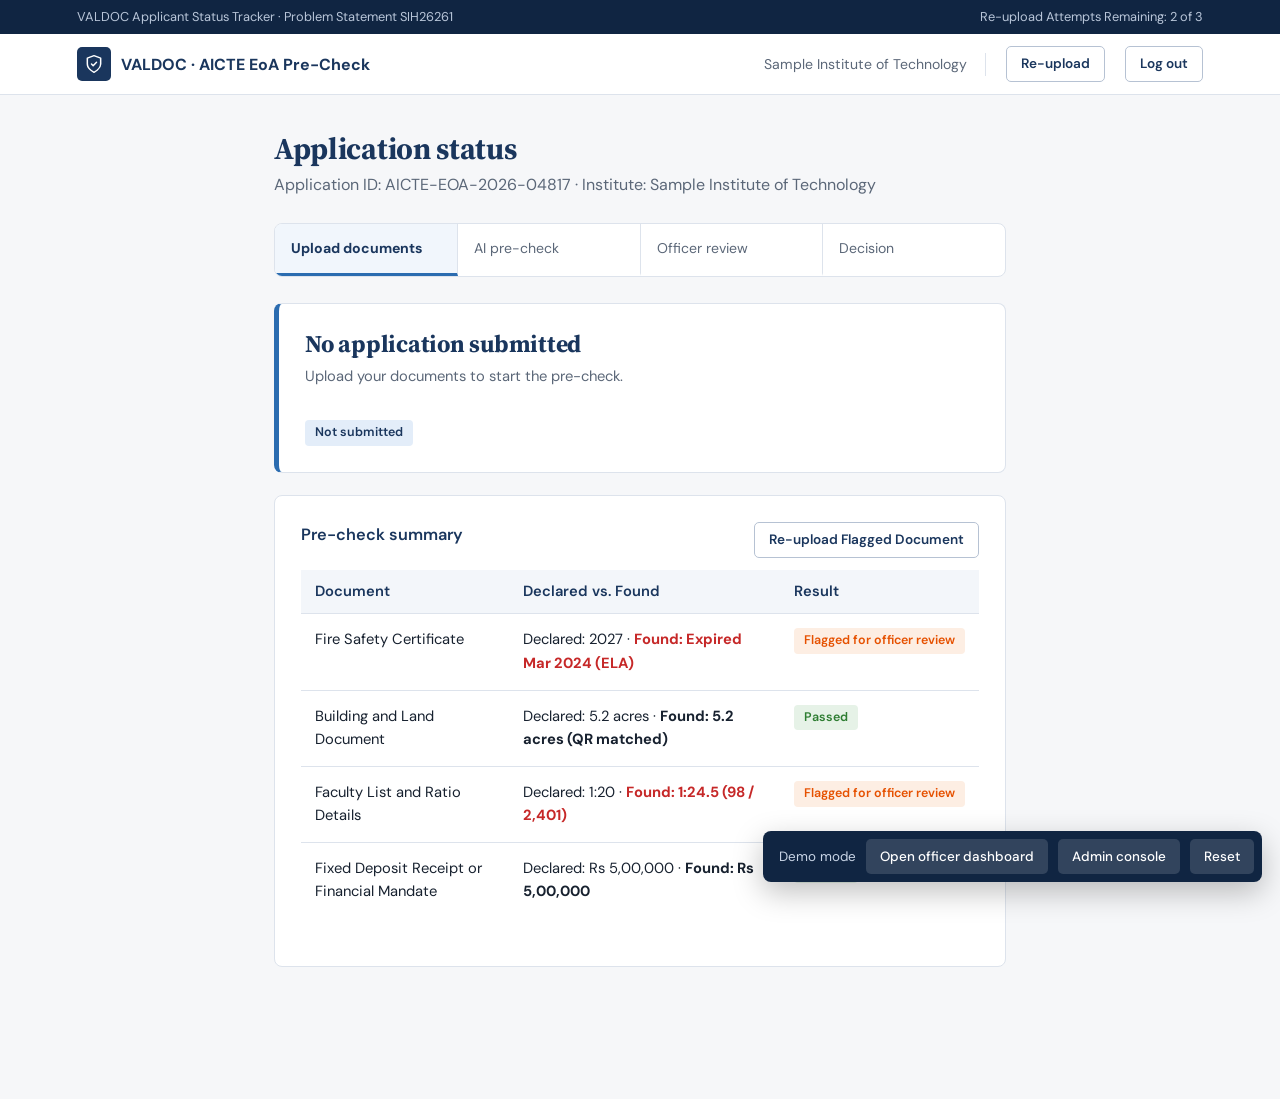
<file: waiting.html>
<!DOCTYPE html>
<html lang="en">
<head>
  <meta charset="UTF-8">
  <meta name="viewport" content="width=device-width, initial-scale=1">
  <title>Application status | VALDOC AICTE EoA Pre-Check</title>
  <link rel="stylesheet" href="https://fonts.googleapis.com/css2?family=DM+Sans:wght@400;500;600;700&family=Source+Serif+4:wght@600;700&display=swap">
  <link rel="stylesheet" href="style.css">
</head>
<body data-page="waiting">
  <div class="proto">
    <span>VALDOC Applicant Status Tracker · Problem Statement SIH26261</span>
    <span id="waitAttemptText">Re-upload Attempts Remaining: 2 of 3</span>
  </div>

  <header class="nav">
    <a class="logo" href="index.html">
      <span class="mark">
        <svg class="ic" viewBox="0 0 24 24" fill="none" stroke="currentColor" stroke-width="1.8" stroke-linecap="round" stroke-linejoin="round" aria-hidden="true">
          <path d="M12 22s8-4 8-10V5l-8-3-8 3v7c0 6 8 10 8 10z"/>
          <path d="M9 12l2 2 4-4"/>
        </svg>
      </span>
      <span>VALDOC · AICTE EoA Pre-Check</span>
    </a>
    <nav>
      <span class="who">Sample Institute of Technology</span>
      <a class="btn btn-line btn-sm" href="upload.html">Re-upload</a>
      <a class="btn btn-line btn-sm" href="index.html">Log out</a>
    </nav>
  </header>

  <main class="page narrow">
    <div class="head">
      <h1>Application status</h1>
      <p>Application ID: AICTE-EOA-2026-04817 · Institute: Sample Institute of Technology</p>
    </div>

    <ol class="stepper">
      <li class="done">Upload documents</li>
      <li class="done">AI pre-check</li>
      <li class="current">Officer review</li>
      <li>Decision</li>
    </ol>

    <section id="statusPanel" class="panel status" data-state="pending">
      <h2 id="statusTitle">Waiting for officer approval</h2>
      <p id="statusText" class="muted"></p>
      <span id="statusBadge" class="badge b-info">Pending officer review</span>
      <p id="officerNote" class="note" hidden></p>
    </section>

    <section class="panel">
      <div class="panel-head">
        <h3>Pre-check summary</h3>
        <a class="btn btn-line btn-sm" href="upload.html">Re-upload Flagged Document</a>
      </div>
      <div class="table-wrap">
        <table>
          <thead>
            <tr>
              <th>Document</th>
              <th>Declared vs. Found</th>
              <th>Result</th>
            </tr>
          </thead>
          <tbody>
            <tr>
              <td>Fire Safety Certificate</td>
              <td>Declared: 2027 · <strong class="bad">Found: Expired Mar 2024 (ELA)</strong></td>
              <td><span class="badge b-warn">Flagged for officer review</span></td>
            </tr>
            <tr>
              <td>Building and Land Document</td>
              <td>Declared: 5.2 acres · <strong>Found: 5.2 acres (QR matched)</strong></td>
              <td><span class="badge b-ok">Passed</span></td>
            </tr>
            <tr>
              <td>Faculty List and Ratio Details</td>
              <td>Declared: 1:20 · <strong class="bad">Found: 1:24.5 (98 / 2,401)</strong></td>
              <td><span class="badge b-warn">Flagged for officer review</span></td>
            </tr>
            <tr>
              <td>Fixed Deposit Receipt or Financial Mandate</td>
              <td>Declared: Rs 5,00,000 · <strong>Found: Rs 5,00,000</strong></td>
              <td><span class="badge b-ok">Passed</span></td>
            </tr>
          </tbody>
        </table>
      </div>
    </section>
  </main>

  <div class="demo">
    <span>Demo mode</span>
    <a href="officer_dashboard.html">Open officer dashboard</a>
    <a href="admin.html">Admin console</a>
    <a href="upload.html" id="resetDemo">Reset</a>
  </div>
  <div id="toast" class="toast"></div>
  <script src="script.js"></script>
</body>
</html>
</file>
<file: style.css>
/* ---------- Tokens ---------- */
:root {
  --navy: #1a365d;
  --navy-d: #102542;
  --brand: #2b6cb0;
  --ok: #2e7d32;
  --warn: #e65100;
  --bad: #c62828;
  --ink: #17212f;
  --sub: #5b6778;
  --line: #dde3ec;
  --paper: #f6f7f9;
  --white: #fff;
  --r: 8px;
  --r-s: 5px;
}

* {
  box-sizing: border-box;
  margin: 0;
  padding: 0;
}

[hidden] {
  display: none !important;
}

html {
  scroll-behavior: smooth;
}

body {
  font: 16px/1.6 "DM Sans", system-ui, sans-serif;
  color: var(--ink);
  background: var(--paper);
}

a {
  color: var(--brand);
  text-decoration: none;
}

h1,
h2 {
  font-family: "Source Serif 4", Georgia, serif;
  color: var(--navy);
  line-height: 1.2;
  letter-spacing: -0.01em;
}

h3 {
  font-size: 1.02rem;
  font-weight: 600;
  color: var(--navy);
}

p {
  max-width: 68ch;
}

code {
  font-family: ui-monospace, SFMono-Regular, Menlo, Consolas, monospace;
  font-size: 0.85em;
  background: #e9eff7;
  color: var(--navy);
  padding: 2px 6px;
  border-radius: 4px;
}

.ic {
  width: 20px;
  height: 20px;
  flex-shrink: 0;
}

:focus-visible {
  outline: 2px solid var(--brand);
  outline-offset: 2px;
}

.sub {
  font-size: 0.8rem;
  color: var(--sub);
}

.muted {
  color: var(--sub);
  font-size: 0.92rem;
  margin-bottom: 16px;
}

.bad {
  color: var(--bad);
}

/* ---------- Header ---------- */
.proto {
  background: var(--navy-d);
  color: #b9c6d9;
  font-size: 0.8rem;
  padding: 7px 6vw;
  display: flex;
  justify-content: space-between;
  align-items: center;
  flex-wrap: wrap;
  gap: 8px;
}

.nav {
  background: var(--white);
  border-bottom: 1px solid var(--line);
  padding: 12px 6vw;
  display: flex;
  justify-content: space-between;
  align-items: center;
  position: sticky;
  top: 0;
  z-index: 10;
}

.nav nav {
  display: flex;
  align-items: center;
  gap: 20px;
  font-size: 0.92rem;
}

.nav nav > a:not(.btn) {
  color: var(--ink);
}

.nav nav > a:not(.btn):hover {
  color: var(--brand);
}

.logo {
  display: flex;
  align-items: center;
  gap: 10px;
  font-weight: 700;
  color: var(--navy);
  white-space: nowrap;
}

.logo.light {
  color: var(--white);
}

.mark {
  background: var(--navy);
  color: var(--white);
  width: 34px;
  height: 34px;
  border-radius: var(--r-s);
  display: grid;
  place-items: center;
  flex-shrink: 0;
}

.light .mark {
  background: rgba(255, 255, 255, 0.14);
}

.who {
  font-size: 0.88rem;
  color: var(--sub);
  border-right: 1px solid var(--line);
  padding-right: 18px;
}

/* ---------- Buttons ---------- */
.btn {
  font: inherit;
  font-weight: 600;
  font-size: 0.95rem;
  padding: 10px 20px;
  border-radius: var(--r-s);
  border: 1px solid transparent;
  cursor: pointer;
  transition: background 0.15s, color 0.15s;
  display: inline-block;
  text-align: center;
}

.btn-solid {
  background: var(--brand);
  color: var(--white);
}

.btn-solid:hover {
  background: var(--navy);
}

.btn-line {
  background: var(--white);
  color: var(--navy);
  border-color: #b6c2d3;
}

.btn-line:hover {
  border-color: var(--navy);
  background: var(--navy);
  color: var(--white);
}

.btn-light {
  background: var(--white);
  color: var(--navy);
}

.btn-light:hover {
  background: #e6edf6;
}

.btn-ghost {
  color: var(--white);
  border-color: rgba(255, 255, 255, 0.45);
}

.btn-ghost:hover {
  background: rgba(255, 255, 255, 0.12);
}

.btn-ok {
  background: var(--ok);
  color: var(--white);
}

.btn-warn {
  background: var(--warn);
  color: var(--white);
}

.btn-bad {
  background: var(--bad);
  color: var(--white);
}

.btn-ok:hover,
.btn-warn:hover,
.btn-bad:hover {
  filter: brightness(0.9);
}

.btn-lg {
  padding: 13px 26px;
  font-size: 1rem;
}

.btn-sm {
  padding: 6px 14px;
  font-size: 0.85rem;
}

.btn-block {
  width: 100%;
}

.btn:disabled {
  opacity: 0.55;
  cursor: not-allowed;
}

/* ---------- Landing ---------- */
.hero {
  background: var(--navy);
  color: var(--white);
  padding: 80px 6vw 88px;
  display: grid;
  grid-template-columns: 1.15fr 1fr;
  gap: 56px;
  align-items: center;
  background-image: linear-gradient(rgba(255, 255, 255, 0.04) 1px, transparent 1px),
    linear-gradient(90deg, rgba(255, 255, 255, 0.04) 1px, transparent 1px);
  background-size: 44px 44px;
}

.hero h1 {
  color: var(--white);
  font-size: 2.8rem;
  margin-bottom: 18px;
}

.hero p {
  color: #c9d5e6;
  font-size: 1.06rem;
}

.hero-actions {
  display: flex;
  gap: 12px;
  margin-top: 30px;
  flex-wrap: wrap;
}

.report {
  background: var(--white);
  color: var(--ink);
  border-radius: var(--r);
  padding: 24px;
  box-shadow: 0 24px 60px rgba(0, 0, 0, 0.28);
}

.report header {
  padding-bottom: 14px;
  border-bottom: 1px solid var(--line);
  margin-bottom: 6px;
}

.report header span {
  display: block;
  font-size: 0.82rem;
  color: var(--sub);
}

.rrow {
  display: flex;
  justify-content: space-between;
  align-items: center;
  gap: 12px;
  padding: 12px 0;
  border-bottom: 1px solid var(--line);
  font-size: 0.92rem;
}

.rrow small {
  display: block;
  color: var(--sub);
  font-size: 0.78rem;
}

.report footer {
  padding-top: 14px;
  font-size: 0.8rem;
  color: var(--sub);
}

.band {
  padding: 76px 6vw;
  max-width: 1200px;
  margin: 0 auto;
}

.band > h2 {
  font-size: 1.9rem;
  margin-bottom: 36px;
}

/* Fixed 3-column grid so cards never wrap into 3+1 orphan rows */
.caps {
  display: grid;
  grid-template-columns: repeat(3, 1fr);
  gap: 36px;
}

.caps > div {
  border-top: 3px solid var(--navy);
  padding-top: 18px;
}

.caps > div.scope-box {
  background: var(--white);
  border: 1px solid var(--line);
  border-top: 3px solid var(--navy);
  border-radius: var(--r);
  padding: 22px;
}

.scope-box h3 {
  margin-top: 10px;
}

.caps .ic {
  color: var(--brand);
  margin-bottom: 10px;
  width: 26px;
  height: 26px;
}

.caps p {
  color: var(--sub);
  margin-top: 6px;
  font-size: 0.95rem;
}

.flow-wrap {
  background: var(--white);
  border-block: 1px solid var(--line);
}

/* Fixed 4-column grid on desktop */
.flow {
  list-style: none;
  counter-reset: s;
  display: grid;
  grid-template-columns: repeat(4, 1fr);
  gap: 28px;
}

.flow li {
  counter-increment: s;
  padding-left: 46px;
  position: relative;
}

.flow li::before {
  content: counter(s);
  position: absolute;
  left: 0;
  top: 0;
  width: 32px;
  height: 32px;
  border-radius: 50%;
  background: var(--navy);
  color: var(--white);
  display: grid;
  place-items: center;
  font-weight: 700;
  font-size: 0.9rem;
}

.flow p {
  color: var(--sub);
  font-size: 0.92rem;
}

.closing {
  background: var(--navy-d);
  color: var(--white);
  padding: 64px 6vw;
  display: flex;
  justify-content: space-between;
  align-items: center;
  gap: 24px;
  flex-wrap: wrap;
}

.closing h2 {
  color: var(--white);
  font-size: 1.6rem;
}

.closing p {
  color: #b9c6d9;
}

.footer {
  background: #0b1b33;
  color: #8fa0b8;
  font-size: 0.85rem;
  padding: 22px 6vw;
  display: flex;
  justify-content: space-between;
  flex-wrap: wrap;
  gap: 8px;
}

/* ---------- Auth ---------- */
.auth {
  min-height: 100vh;
  display: grid;
  grid-template-columns: 1fr 1.1fr;
}

.auth-side {
  background: var(--navy);
  color: var(--white);
  padding: 48px 56px;
  display: flex;
  flex-direction: column;
  justify-content: space-between;
}

.auth-side h2 {
  color: var(--white);
  font-size: 2.1rem;
  margin-bottom: 14px;
}

.auth-side p {
  color: #c9d5e6;
}

.auth-side ul {
  list-style: none;
  margin-top: 28px;
  display: grid;
  gap: 12px;
  color: #c9d5e6;
  font-size: 0.95rem;
}

.auth-side li {
  padding-left: 16px;
  border-left: 2px solid rgba(255, 255, 255, 0.3);
}

.auth-box {
  display: grid;
  place-items: center;
  padding: 32px 24px;
}

.form {
  width: min(410px, 100%);
  display: grid;
  gap: 16px;
}

.form h2 {
  font-size: 1.7rem;
}

.seg {
  display: flex;
  background: #e8edf3;
  padding: 4px;
  border-radius: var(--r-s);
}

.seg button {
  flex: 1;
  border: 0;
  background: none;
  padding: 9px;
  border-radius: 4px;
  font: inherit;
  font-weight: 500;
  color: var(--sub);
  cursor: pointer;
}

.seg button.active {
  background: var(--white);
  color: var(--navy);
  font-weight: 700;
  box-shadow: 0 1px 2px rgba(0, 0, 0, 0.12);
}

label {
  display: flex;
  flex-direction: column;
  gap: 6px;
  font-size: 0.86rem;
  font-weight: 500;
}

input,
textarea {
  font: inherit;
  padding: 11px 12px;
  border: 1px solid #c4cedb;
  border-radius: var(--r-s);
  background: var(--white);
}

input:focus,
textarea:focus {
  outline: 2px solid var(--brand);
  border-color: transparent;
}

textarea {
  width: 100%;
  resize: vertical;
  margin-bottom: 16px;
}

.small {
  font-size: 0.88rem;
  text-align: center;
  color: var(--sub);
}

/* ---------- App pages ---------- */
.page {
  max-width: 1080px;
  margin: 0 auto;
  padding: 36px 24px 110px;
}

.page.narrow {
  max-width: 780px;
}

.head {
  margin-bottom: 26px;
}

.head h1 {
  font-size: 1.9rem;
}

.head p {
  color: var(--sub);
  margin-top: 4px;
}

.panel {
  background: var(--white);
  border: 1px solid var(--line);
  border-radius: var(--r);
  padding: 26px;
  margin-bottom: 22px;
}

.panel > h3 {
  margin-bottom: 4px;
  font-size: 1.1rem;
}

.panel-head {
  display: flex;
  justify-content: space-between;
  align-items: flex-start;
  gap: 16px;
  flex-wrap: wrap;
  margin-bottom: 12px;
}

.fields {
  display: grid;
  grid-template-columns: repeat(3, 1fr);
  gap: 18px;
  margin-top: 16px;
}

.stepper {
  list-style: none;
  display: flex;
  margin-bottom: 26px;
  border: 1px solid var(--line);
  border-radius: var(--r);
  background: var(--white);
  overflow: hidden;
}

.stepper li {
  flex: 1;
  padding: 13px 16px;
  font-size: 0.88rem;
  color: var(--sub);
  border-right: 1px solid var(--line);
  border-bottom: 3px solid transparent;
}

.stepper li:last-child {
  border-right: 0;
}

.stepper li.done {
  color: var(--ink);
  border-bottom-color: var(--ok);
}

.stepper li.current {
  color: var(--navy);
  font-weight: 700;
  border-bottom-color: var(--brand);
  background: #f1f6fc;
}

.docs {
  display: grid;
  grid-template-columns: repeat(2, 1fr);
  gap: 16px;
  margin: 16px 0 24px;
}

.dropzone {
  border: 1.5px dashed #b6c2d3;
  background: #fafbfd;
  border-radius: var(--r);
  padding: 22px 16px;
  align-items: flex-start;
  cursor: pointer;
  transition: border-color 0.15s, background 0.15s;
  gap: 4px;
}

.dropzone .ic {
  color: var(--brand);
  margin-bottom: 8px;
}

.dropzone strong {
  color: var(--navy);
  font-size: 0.95rem;
}

.dropzone small {
  color: var(--sub);
  font-weight: 400;
  word-break: break-all;
}

.dropzone:hover {
  border-color: var(--brand);
  background: #f1f6fc;
}

.dropzone.filled {
  border: 1.5px solid var(--ok);
  background: #f3faf4;
}

.dropzone.filled small {
  color: var(--ok);
  font-weight: 500;
}

.scan {
  margin-top: 22px;
  padding-top: 20px;
  border-top: 1px solid var(--line);
}

.progress {
  height: 6px;
  background: var(--line);
  border-radius: 99px;
  overflow: hidden;
}

#bar {
  height: 100%;
  width: 0;
  background: var(--brand);
  transition: width 0.4s;
}

#steps {
  list-style: none;
  margin-top: 14px;
  display: grid;
  gap: 8px;
  font-size: 0.92rem;
}

#steps li {
  color: var(--sub);
  padding-left: 24px;
  position: relative;
}

#steps li::before {
  content: "";
  position: absolute;
  left: 3px;
  top: 7px;
  width: 9px;
  height: 9px;
  border-radius: 50%;
  border: 2px solid #b6c2d3;
}

#steps li.active {
  color: var(--brand);
  font-weight: 600;
}

#steps li.active::before {
  border-color: var(--brand);
  background: var(--brand);
}

#steps li.done {
  color: var(--ok);
}

#steps li.done::before {
  border-color: var(--ok);
  background: var(--ok);
}

/* ---------- Status ---------- */
.status {
  border-left: 5px solid var(--brand);
}

.status[data-state="ok"] {
  border-left-color: var(--ok);
}

.status[data-state="warn"] {
  border-left-color: var(--warn);
}

.status[data-state="bad"] {
  border-left-color: var(--bad);
}

.status h2 {
  font-size: 1.5rem;
  margin-bottom: 6px;
}

.status .badge {
  margin-top: 16px;
}

.note {
  margin-top: 16px;
  background: var(--paper);
  border: 1px solid var(--line);
  padding: 12px 14px;
  border-radius: var(--r-s);
  font-size: 0.92rem;
}

/* ---------- Tables, figures, badges ---------- */
.figures {
  display: grid;
  grid-template-columns: repeat(4, 1fr);
  background: var(--white);
  border: 1px solid var(--line);
  border-radius: var(--r);
  margin-bottom: 22px;
}

.figures div {
  padding: 18px 22px;
  border-right: 1px solid var(--line);
  color: var(--sub);
  font-size: 0.88rem;
}

.figures div:last-child {
  border-right: 0;
}

.figures b {
  display: block;
  font: 700 2rem/1.2 "Source Serif 4", Georgia, serif;
  color: var(--navy);
}

.table-wrap {
  overflow-x: auto;
  margin: 12px 0 22px;
}

table {
  width: 100%;
  border-collapse: collapse;
  font-size: 0.92rem;
}

th {
  text-align: left;
  font-weight: 600;
  color: var(--navy);
  background: #f3f6fa;
  padding: 10px 14px;
  border-bottom: 1px solid var(--line);
  white-space: nowrap;
}

td {
  padding: 14px;
  border-bottom: 1px solid var(--line);
  vertical-align: top;
}

tbody tr:last-child td {
  border-bottom: 0;
}

tr.hl {
  background: #f6faff;
}

.badge {
  display: inline-block;
  padding: 3px 10px;
  border-radius: 4px;
  font-size: 0.78rem;
  font-weight: 600;
  white-space: nowrap;
}

.b-ok {
  background: #e6f2e7;
  color: var(--ok);
}

.b-warn {
  background: #fdeee3;
  color: var(--warn);
}

.b-bad {
  background: #fbe6e6;
  color: var(--bad);
}

.b-info {
  background: #e3edf9;
  color: var(--navy);
}

.actions {
  display: flex;
  flex-wrap: wrap;
  gap: 12px;
}

.disclaimer {
  margin-top: 16px;
  font-size: 0.84rem;
  color: var(--sub);
}

.panel h3.sec {
  margin: 4px 0 10px;
}

/* ---------- Admin JSON Preview ---------- */
.json-preview-wrap {
  margin-top: 18px;
}

.json-preview {
  margin-top: 6px;
  background: #102542;
  color: #dbe7f6;
  padding: 14px 16px;
  border-radius: var(--r-s);
  font-family: ui-monospace, SFMono-Regular, Menlo, Consolas, monospace;
  font-size: 0.82rem;
  overflow-x: auto;
}

/* ---------- Demo bar, modal, toast ---------- */
.demo {
  position: fixed;
  bottom: 18px;
  right: 18px;
  background: var(--navy-d);
  color: #c9d5e6;
  padding: 8px 8px 8px 16px;
  border-radius: var(--r);
  display: flex;
  align-items: center;
  gap: 10px;
  font-size: 0.84rem;
  box-shadow: 0 10px 30px rgba(0, 0, 0, 0.25);
  z-index: 15;
}

.demo a {
  color: var(--white);
  background: rgba(255, 255, 255, 0.14);
  padding: 7px 14px;
  border-radius: var(--r-s);
  font-weight: 500;
}

.demo a:hover {
  background: var(--brand);
}

.modal {
  position: fixed;
  inset: 0;
  background: rgba(16, 37, 66, 0.55);
  display: grid;
  place-items: center;
  padding: 20px;
  z-index: 20;
}

.modal-box {
  background: var(--white);
  border-radius: var(--r);
  padding: 26px;
  max-width: 520px;
  width: 100%;
  position: relative;
}

.modal-close {
  position: absolute;
  top: 10px;
  right: 14px;
  border: 0;
  background: none;
  font-size: 1.5rem;
  cursor: pointer;
  color: var(--sub);
}

.evidence-compare {
  display: grid;
  grid-template-columns: 1fr 1fr;
  gap: 10px;
  margin-top: 12px;
}

.ev-card {
  background: var(--paper);
  border: 1px solid var(--line);
  padding: 8px 10px;
  border-radius: var(--r-s);
  font-size: 0.8rem;
}

.ev-card span {
  display: block;
  color: var(--sub);
}

.ev-card strong {
  color: var(--navy);
}

.ev-card.ev-flagged {
  background: #fdf2f2;
  border-color: #f3c2c2;
}

.ev-card.ev-flagged strong {
  color: var(--bad);
}

.doc {
  background: var(--paper);
  border: 1px solid var(--line);
  border-radius: var(--r-s);
  padding: 16px;
  margin: 12px 0;
  display: grid;
  gap: 10px;
}

.doc i {
  display: block;
  height: 9px;
  width: 70%;
  background: #cdd6e2;
  border-radius: 3px;
}

.doc i.w80 {
  width: 82%;
}

.doc i.w50 {
  width: 48%;
}

.doc i.mark {
  height: 18px;
  width: 62%;
  border: 2px solid var(--bad);
  background: #fbe6e6;
}

.source-quote {
  font-family: ui-monospace, SFMono-Regular, Menlo, Consolas, monospace;
  font-size: 0.78rem;
  background: #fff9db;
  border-left: 3px solid var(--warn);
  padding: 8px 10px;
  margin-bottom: 12px;
  border-radius: 3px;
}

.toast {
  position: fixed;
  bottom: 28px;
  left: 50%;
  transform: translate(-50%, 16px);
  background: var(--navy-d);
  color: var(--white);
  padding: 12px 22px;
  border-radius: var(--r-s);
  opacity: 0;
  pointer-events: none;
  transition: opacity 0.25s, transform 0.25s;
  z-index: 30;
  font-size: 0.92rem;
}

.toast.show {
  opacity: 1;
  transform: translate(-50%, 0);
}

@media (max-width: 920px) {
  .hero,
  .auth,
  .caps,
  .flow,
  .fields,
  .docs,
  .figures,
  .evidence-compare {
    grid-template-columns: 1fr;
  }

  .hero h1 {
    font-size: 2.1rem;
  }

  .auth-side {
    padding: 28px 24px;
    gap: 24px;
  }

  .nav nav > a:not(.btn),
  .who {
    display: none;
  }

  .stepper {
    flex-direction: column;
  }

  .stepper li {
    border-right: 0;
    border-bottom: 1px solid var(--line);
  }

  .figures div {
    border-right: 0;
    border-bottom: 1px solid var(--line);
  }
}

@media (prefers-reduced-motion: reduce) {
  * {
    transition: none !important;
    animation: none !important;
    scroll-behavior: auto !important;
  }
}
</file>
